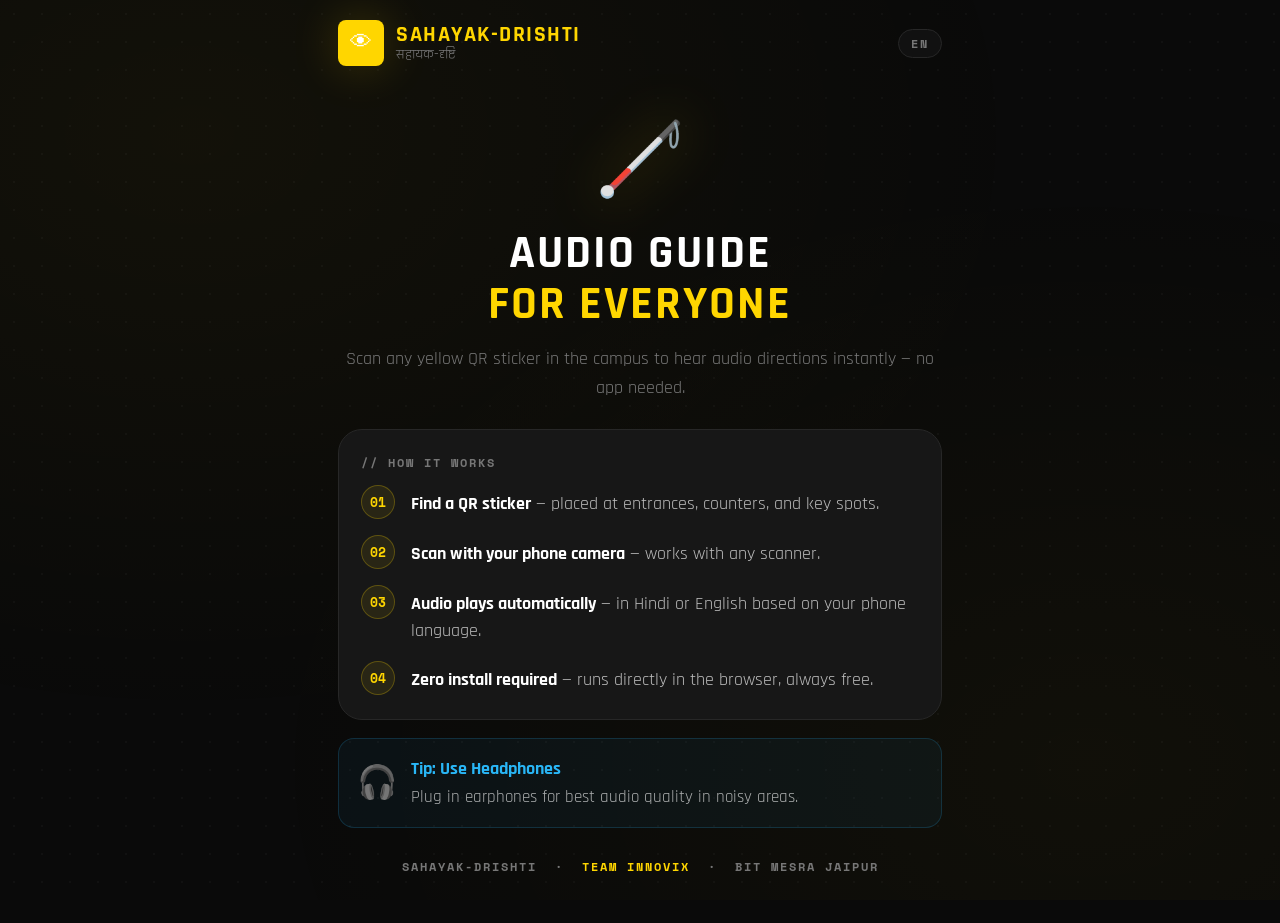
<file: index.html>
<!DOCTYPE html>
<html lang="en">
<head>
  <meta charset="UTF-8"/>
  <meta name="viewport" content="width=device-width, initial-scale=1.0, maximum-scale=1.0"/>
  <meta name="theme-color" content="#0a0a0a"/>
  <meta name="description" content="Sahayak-Drishti: Audio guidance for visually impaired users in public spaces"/>
  <meta name="apple-mobile-web-app-capable" content="yes"/>
  <meta name="apple-mobile-web-app-status-bar-style" content="black"/>
  <title>Sahayak-Drishti | सहायक-दृष्टि</title>
  <link rel="manifest" href="manifest.json"/>
  <link rel="preconnect" href="https://fonts.googleapis.com"/>
  <link rel="preconnect" href="https://fonts.gstatic.com" crossorigin/>
  <link href="https://fonts.googleapis.com/css2?family=Rajdhani:wght@400;500;600;700&family=Noto+Sans+Devanagari:wght@400;600;700&family=Space+Mono:wght@400;700&display=swap" rel="stylesheet"/>
  <link rel="stylesheet" href="style.css"/>
</head>
<body>

<div id="app" role="main">

  <!-- ─── HEADER ─────────────────────────────────── -->
  <header class="app-header" role="banner">
    <div class="logo-group">
      <div class="logo-icon" aria-hidden="true">👁</div>
      <div class="logo-text">
        <span class="name-en">Sahayak-Drishti</span>
        <span class="name-hi">सहायक-दृष्टि</span>
      </div>
    </div>
    <span class="lang-badge" id="lang-badge" aria-live="polite">EN</span>
  </header>

  <!-- ─── LOADING ──────────────────────────────────── -->
  <section id="loading-screen" aria-label="Loading" role="status">
    <div class="loader-ring" aria-hidden="true"></div>
    <p class="loader-text">Loading guidance...</p>
  </section>

  <!-- ─── HOME (no ?loc= param) ────────────────────── -->
  <section id="home-screen" style="display:none" role="region" aria-label="Home">
    <div class="home-hero">
      <span class="big-icon" aria-hidden="true">🦯</span>
      <h1>Audio Guide<br/><span>For Everyone</span></h1>
      <p class="tagline">Scan any yellow QR sticker in the campus to hear audio directions instantly — no app needed.</p>
    </div>
    <div class="steps-card">
      <span class="mono-label">// HOW IT WORKS</span>
      <div class="step-list">
        <div class="step-item"><div class="step-num">01</div><div class="step-text"><strong>Find a QR sticker</strong> — placed at entrances, counters, and key spots.</div></div>
        <div class="step-item"><div class="step-num">02</div><div class="step-text"><strong>Scan with your phone camera</strong> — works with any scanner.</div></div>
        <div class="step-item"><div class="step-num">03</div><div class="step-text"><strong>Audio plays automatically</strong> — in Hindi or English based on your phone language.</div></div>
        <div class="step-item"><div class="step-num">04</div><div class="step-text"><strong>Zero install required</strong> — runs directly in the browser, always free.</div></div>
      </div>
    </div>
    <div class="notice-card">
      <span class="notice-icon" aria-hidden="true">🎧</span>
      <div class="notice-text"><strong>Tip: Use Headphones</strong>Plug in earphones for best audio quality in noisy areas.</div>
    </div>
  </section>

  <!-- ─── ERROR ────────────────────────────────────── -->
  <section id="error-screen" style="display:none" role="alert" aria-live="assertive">
    <span class="error-icon" aria-hidden="true">⚠️</span>
    <h2 class="error-title">Location Not Found</h2>
    <p class="error-sub" id="error-message">This QR code is not recognized. Please scan a valid Sahayak-Drishti sticker.</p>
    <a href="index.html" class="btn btn-outline" style="margin-top:24px;text-decoration:none">← Go Home</a>
  </section>

  <!-- ─── GUIDANCE ──────────────────────────────────── -->
  <section id="guidance-screen" style="display:none" role="region" aria-label="Audio Guidance">

    <div class="location-badge" role="status">
      <div class="loc-dot" aria-hidden="true"></div>
      <span class="mono-label" id="loc-key-label">—</span>
    </div>

    <div class="audio-card">
      <div class="card-top-row">
        <span class="headphone-emoji" aria-hidden="true">🎧</span>
        <div class="status-chip" id="status-chip" role="status" aria-live="polite">
          <div class="status-dot"></div>
          <span id="status-text">Ready</span>
        </div>
      </div>

      <h1 class="loc-title-en" id="loc-title-en"></h1>
      <p class="loc-title-hi" id="loc-title-hi" lang="hi"></p>

      <div class="progress-wrap" role="progressbar" aria-valuenow="0" aria-valuemin="0" aria-valuemax="100">
        <div class="progress-fill" id="progress-fill"></div>
      </div>

      <div class="waveform" id="waveform" aria-hidden="true">
        <div class="wb"></div><div class="wb"></div><div class="wb"></div>
        <div class="wb"></div><div class="wb"></div><div class="wb"></div>
        <div class="wb"></div><div class="wb"></div><div class="wb"></div>
        <div class="wb"></div><div class="wb"></div><div class="wb"></div>
      </div>

      <div class="script-box" id="script-box" role="article">
        <p id="script-text">Tap Play to hear audio directions for this location.</p>
      </div>

      <div class="btn-row" role="group" aria-label="Playback controls">
        <button class="btn btn-play" id="btn-play" onclick="handlePlay()" aria-label="Play audio">
          <span aria-hidden="true" id="play-icon">▶</span>
          <span id="play-label">PLAY</span>
        </button>
        <button class="btn btn-secondary" id="btn-pause" onclick="handlePause()" aria-label="Pause">
          <span aria-hidden="true">⏸</span>
        </button>
        <button class="btn btn-secondary" id="btn-stop" onclick="handleStop()" aria-label="Stop">
          <span aria-hidden="true">⏹</span>
        </button>
      </div>
    </div>

    <div class="control-card">
      <span class="mono-label">// SELECT LANGUAGE / भाषा चुनें</span>
      <div class="lang-row" role="group" aria-label="Language">
        <button class="lang-btn active" id="btn-lang-en" onclick="switchLang('en')" aria-pressed="true">
          English<span class="lang-sub">अंग्रेज़ी</span>
        </button>
        <button class="lang-btn" id="btn-lang-hi" onclick="switchLang('hi')" aria-pressed="false">
          हिन्दी<span class="lang-sub">Hindi</span>
        </button>
      </div>
    </div>

    <div class="control-card">
      <div class="speed-label-row">
        <span class="mono-label">// SPEECH SPEED</span>
        <span class="mono-label speed-val" id="speed-display">1.0×</span>
      </div>
      <div class="speed-row" role="group" aria-label="Speed">
        <button class="speed-btn" onclick="setSpeed(0.7)" data-speed="0.7">0.7×<span class="lang-sub">Slow</span></button>
        <button class="speed-btn active" onclick="setSpeed(1.0)" data-speed="1.0">1.0×<span class="lang-sub">Normal</span></button>
        <button class="speed-btn" onclick="setSpeed(1.3)" data-speed="1.3">1.3×<span class="lang-sub">Fast</span></button>
        <button class="speed-btn" onclick="setSpeed(1.6)" data-speed="1.6">1.6×<span class="lang-sub">Faster</span></button>
      </div>
    </div>

    <div class="notice-card">
      <span class="notice-icon" aria-hidden="true">🎧</span>
      <div class="notice-text">
        <strong>Use Headphones</strong>
        For clear audio in busy public areas, connect earphones before playing.
      </div>
    </div>

    <!-- ─── NAVIGATE BUTTON ──────────────────────────── -->
    <a href="navigate.html" style="display:flex;align-items:center;justify-content:space-between;background:#141414;border:1px solid #2a2a2a;border-radius:8px;padding:16px;text-decoration:none;color:#f0f0f0;margin-bottom:16px;">
      <div>
        <div style="font-family:'Rajdhani',sans-serif;font-size:17px;font-weight:700;letter-spacing:1px;">🗺 NAVIGATE CAMPUS</div>
        <div style="font-family:'Space Mono',monospace;font-size:10px;color:#666;margin-top:4px;">किसी और जगह जाना है?</div>
      </div>
      <span style="color:#FFD600;font-size:20px;">→</span>
    </a>

  </section>

  <!-- ─── FOOTER ───────────────────────────────────── -->
  <footer class="app-footer" role="contentinfo">
    <p class="mono-label">SAHAYAK-DRISHTI &nbsp;·&nbsp; <span>TEAM INNOVIX</span> &nbsp;·&nbsp; BIT MESRA JAIPUR</p>
  </footer>

</div>

<script src="app.js"></script>
</body>
</html>
</file>
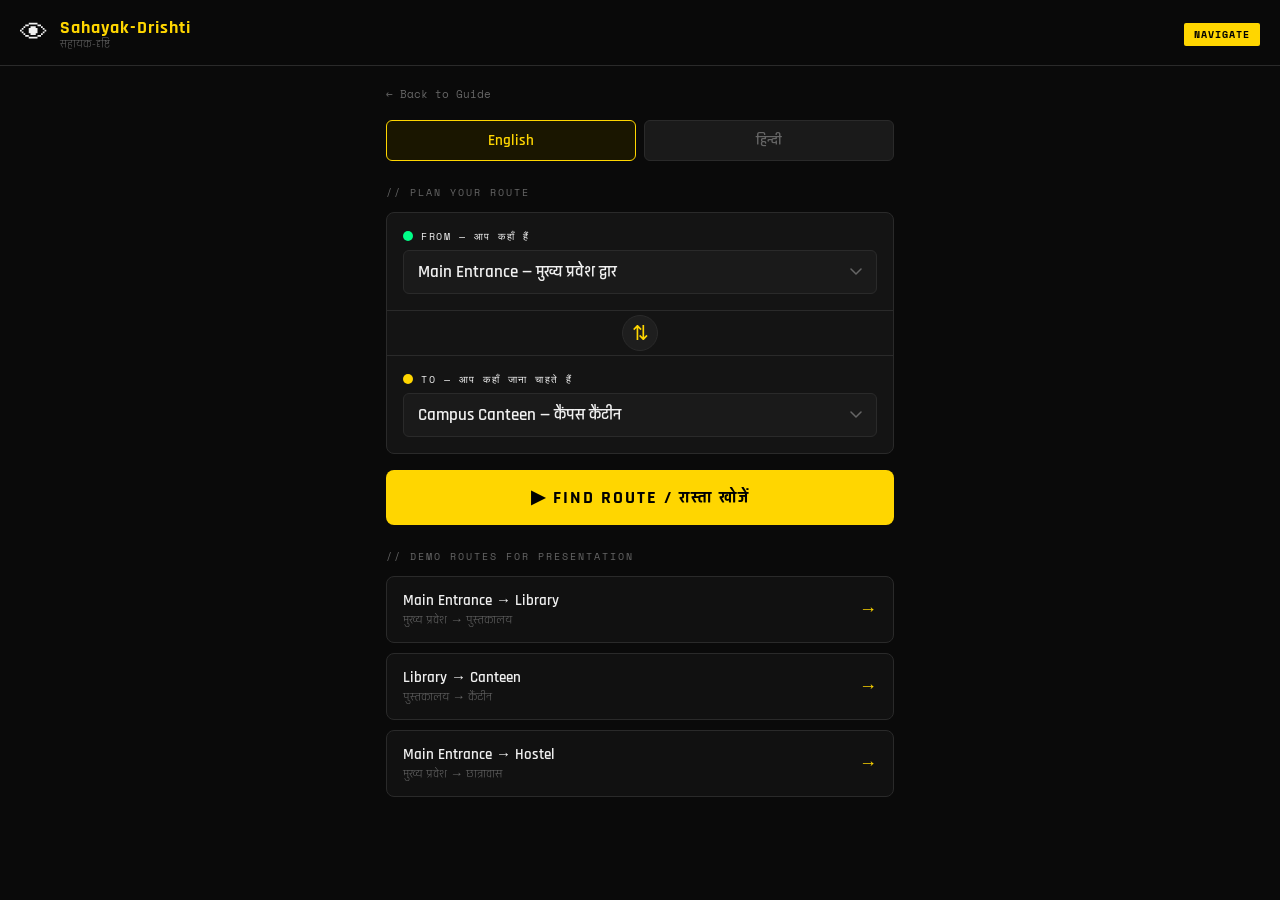
<file: navigate.html>
<!DOCTYPE html>
<html lang="en">
<head>
  <meta charset="UTF-8"/>
  <meta name="viewport" content="width=device-width, initial-scale=1.0, maximum-scale=1.0"/>
  <meta name="theme-color" content="#0a0a0a"/>
  <title>Navigate — Sahayak-Drishti</title>
  <link rel="preconnect" href="https://fonts.googleapis.com"/>
  <link href="https://fonts.googleapis.com/css2?family=Rajdhani:wght@400;500;600;700&family=Space+Mono:wght@400;700&family=Noto+Sans+Devanagari:wght@400;600&display=swap" rel="stylesheet"/>
  <style>
    :root {
      --yellow: #FFD600;
      --bg:     #0a0a0a;
      --card:   #141414;
      --border: #2a2a2a;
      --text:   #f0f0f0;
      --muted:  #666;
      --green:  #00ff88;
      --red:    #ff4444;
    }

    * { box-sizing: border-box; margin: 0; padding: 0; }

    body {
      background: var(--bg);
      color: var(--text);
      font-family: 'Rajdhani', sans-serif;
      min-height: 100vh;
      padding-bottom: 48px;
    }

    /* ── HEADER ── */
    .app-header {
      display: flex;
      align-items: center;
      justify-content: space-between;
      padding: 18px 20px 14px;
      border-bottom: 1px solid var(--border);
      position: sticky; top: 0;
      background: rgba(10,10,10,0.96);
      backdrop-filter: blur(8px);
      z-index: 10;
    }
    .logo-group { display: flex; align-items: center; gap: 12px; }
    .logo-icon  { font-size: 28px; line-height: 1; }
    .logo-text  { display: flex; flex-direction: column; line-height: 1.1; }
    .name-en    { font-size: 18px; font-weight: 700; letter-spacing: 1px; color: var(--yellow); }
    .name-hi    { font-size: 12px; color: var(--muted); }
    .nav-badge  {
      font-family: 'Space Mono', monospace;
      font-size: 10px;
      background: var(--yellow);
      color: #000;
      padding: 4px 10px;
      border-radius: 2px;
      font-weight: 700;
      letter-spacing: 1px;
    }

    /* ── MAIN ── */
    .main { max-width: 540px; margin: 0 auto; padding: 0 16px; }

    /* ── SECTION TITLE ── */
    .section-label {
      font-family: 'Space Mono', monospace;
      font-size: 10px;
      color: var(--muted);
      letter-spacing: 2px;
      padding: 24px 0 12px;
    }

    /* ── PICKER CARD ── */
    .picker-card {
      background: var(--card);
      border: 1px solid var(--border);
      border-radius: 8px;
      overflow: hidden;
    }

    .picker-row {
      padding: 16px;
      display: flex;
      flex-direction: column;
      gap: 6px;
      border-bottom: 1px solid var(--border);
    }
    .picker-row:last-child { border-bottom: none; }

    .picker-label {
      font-family: 'Space Mono', monospace;
      font-size: 10px;
      letter-spacing: 1.5px;
      display: flex;
      align-items: center;
      gap: 8px;
    }
    .dot-from { width: 10px; height: 10px; border-radius: 50%; background: var(--green); flex-shrink: 0; }
    .dot-to   { width: 10px; height: 10px; border-radius: 50%; background: var(--yellow); flex-shrink: 0; }

    .picker-select {
      background: #1a1a1a;
      border: 1px solid var(--border);
      color: var(--text);
      font-family: 'Rajdhani', sans-serif;
      font-size: 17px;
      font-weight: 600;
      padding: 10px 14px;
      border-radius: 6px;
      width: 100%;
      appearance: none;
      -webkit-appearance: none;
      background-image: url("data:image/svg+xml,%3Csvg xmlns='http://www.w3.org/2000/svg' width='12' height='8' viewBox='0 0 12 8'%3E%3Cpath d='M1 1l5 5 5-5' stroke='%23666' stroke-width='1.5' fill='none' stroke-linecap='round'/%3E%3C/svg%3E");
      background-repeat: no-repeat;
      background-position: right 14px center;
      cursor: pointer;
    }
    .picker-select:focus { outline: none; border-color: var(--yellow); }

    /* swap button */
    .swap-row {
      display: flex;
      justify-content: center;
      padding: 4px 0;
      background: var(--card);
      border-bottom: 1px solid var(--border);
    }
    .btn-swap {
      background: #1e1e1e;
      border: 1px solid var(--border);
      color: var(--yellow);
      font-size: 20px;
      width: 36px; height: 36px;
      border-radius: 50%;
      cursor: pointer;
      display: flex; align-items: center; justify-content: center;
      transition: background 0.15s;
    }
    .btn-swap:hover { background: #2a2a2a; }

    /* ── ROUTE BUTTON ── */
    .btn-route {
      width: 100%;
      background: var(--yellow);
      color: #000;
      font-family: 'Rajdhani', sans-serif;
      font-size: 18px;
      font-weight: 700;
      letter-spacing: 2px;
      padding: 16px;
      border: none;
      border-radius: 8px;
      margin-top: 16px;
      cursor: pointer;
      transition: opacity 0.15s, transform 0.1s;
    }
    .btn-route:active { transform: scale(0.98); }
    .btn-route:disabled { opacity: 0.35; cursor: not-allowed; }

    /* ── RESULT CARD ── */
    .result-card {
      background: var(--card);
      border: 1px solid var(--border);
      border-radius: 8px;
      margin-top: 4px;
      overflow: hidden;
      display: none;
    }
    .result-card.visible { display: block; }

    .result-header {
      padding: 16px;
      border-bottom: 1px solid var(--border);
      display: flex;
      align-items: center;
      justify-content: space-between;
    }
    .result-title {
      font-size: 13px;
      font-weight: 700;
      letter-spacing: 1px;
      color: var(--yellow);
    }
    .result-meta {
      font-family: 'Space Mono', monospace;
      font-size: 10px;
      color: var(--muted);
    }

    /* route steps */
    .steps-list {
      padding: 8px 0;
    }
    .step-item {
      display: flex;
      align-items: flex-start;
      gap: 14px;
      padding: 14px 16px;
      border-bottom: 1px solid #1a1a1a;
      animation: fadeUp 0.3s ease both;
    }
    .step-item:last-child { border-bottom: none; }

    @keyframes fadeUp {
      from { opacity: 0; transform: translateY(8px); }
      to   { opacity: 1; transform: translateY(0); }
    }

    .step-num-badge {
      background: #1e1e1e;
      border: 1px solid var(--border);
      color: var(--yellow);
      font-family: 'Space Mono', monospace;
      font-size: 11px;
      font-weight: 700;
      min-width: 32px; height: 32px;
      border-radius: 4px;
      display: flex; align-items: center; justify-content: center;
      flex-shrink: 0;
      margin-top: 2px;
    }
    .step-num-badge.start { background: var(--green); color: #000; border-color: var(--green); }
    .step-num-badge.end   { background: var(--yellow); color: #000; border-color: var(--yellow); }

    .step-body { flex: 1; }
    .step-action {
      font-size: 16px;
      font-weight: 600;
      line-height: 1.3;
    }
    .step-detail {
      font-family: 'Space Mono', monospace;
      font-size: 10px;
      color: var(--muted);
      margin-top: 4px;
    }
    .step-hi {
      font-family: 'Noto Sans Devanagari', sans-serif;
      font-size: 13px;
      color: #888;
      margin-top: 3px;
    }

    /* connector line */
    .connector {
      display: flex;
      align-items: center;
      gap: 14px;
      padding: 0 16px;
    }
    .connector-line-wrap {
      display: flex;
      flex-direction: column;
      align-items: center;
      min-width: 32px;
    }
    .connector-line {
      width: 2px;
      height: 20px;
      background: var(--border);
    }

    /* audio controls */
    .audio-bar {
      padding: 14px 16px;
      border-top: 1px solid var(--border);
      display: flex;
      gap: 10px;
      align-items: center;
    }
    .btn-speak {
      flex: 1;
      background: #1a1a1a;
      border: 1px solid var(--border);
      color: var(--text);
      font-family: 'Rajdhani', sans-serif;
      font-size: 15px;
      font-weight: 600;
      letter-spacing: 1px;
      padding: 12px;
      border-radius: 6px;
      cursor: pointer;
      display: flex;
      align-items: center;
      justify-content: center;
      gap: 8px;
      transition: border-color 0.15s;
    }
    .btn-speak:hover  { border-color: var(--yellow); }
    .btn-speak.active { border-color: var(--green); color: var(--green); }
    .btn-speak-stop {
      background: #1a1a1a;
      border: 1px solid var(--border);
      color: var(--red);
      font-size: 18px;
      width: 44px; height: 44px;
      border-radius: 6px;
      cursor: pointer;
      display: flex; align-items: center; justify-content: center;
    }

    /* lang toggle */
    .lang-toggle {
      display: flex;
      gap: 8px;
      margin-top: 16px;
    }
    .lang-btn {
      flex: 1;
      background: #1a1a1a;
      border: 1px solid var(--border);
      color: var(--muted);
      font-family: 'Rajdhani', sans-serif;
      font-size: 15px;
      font-weight: 600;
      padding: 10px;
      border-radius: 6px;
      cursor: pointer;
      transition: all 0.15s;
    }
    .lang-btn.active {
      border-color: var(--yellow);
      color: var(--yellow);
      background: #1a1600;
    }

    /* demo routes */
    .demo-grid {
      display: flex;
      flex-direction: column;
      gap: 10px;
    }
    .demo-btn {
      background: #111;
      border: 1px solid var(--border);
      color: var(--text);
      font-family: 'Rajdhani', sans-serif;
      font-size: 15px;
      font-weight: 600;
      padding: 14px 16px;
      border-radius: 8px;
      cursor: pointer;
      text-align: left;
      display: flex;
      align-items: center;
      justify-content: space-between;
      transition: border-color 0.15s;
    }
    .demo-btn:hover { border-color: var(--yellow); }
    .demo-btn .arrow { color: var(--yellow); font-size: 18px; }
    .demo-route-label { font-size: 13px; color: var(--muted); margin-top: 2px; font-weight: 400; }

    /* back link */
    .back-link {
      display: inline-flex;
      align-items: center;
      gap: 6px;
      color: var(--muted);
      font-family: 'Space Mono', monospace;
      font-size: 11px;
      text-decoration: none;
      padding: 20px 0 0;
    }
    .back-link:hover { color: var(--yellow); }

    /* status chip */
    .status-chip {
      display: inline-flex;
      align-items: center;
      gap: 6px;
      font-family: 'Space Mono', monospace;
      font-size: 10px;
      padding: 4px 10px;
      border-radius: 2px;
      border: 1px solid var(--border);
    }
    .status-dot { width: 6px; height: 6px; border-radius: 50%; background: var(--green); }
    .status-dot.speaking { animation: pulse 0.8s infinite; background: var(--green); }
    @keyframes pulse { 0%,100% { opacity: 1; } 50% { opacity: 0.3; } }

    /* no route */
    .no-route {
      padding: 32px 16px;
      text-align: center;
      color: var(--muted);
      font-size: 14px;
    }

    /* total steps pill */
    .total-pill {
      display: inline-flex;
      align-items: center;
      gap: 6px;
      background: #1a1600;
      border: 1px solid var(--yellow);
      color: var(--yellow);
      font-family: 'Space Mono', monospace;
      font-size: 11px;
      padding: 5px 12px;
      border-radius: 20px;
      margin: 12px 16px;
    }
  </style>
</head>
<body>

<!-- HEADER -->
<header class="app-header">
  <div class="logo-group">
    <div class="logo-icon">👁</div>
    <div class="logo-text">
      <span class="name-en">Sahayak-Drishti</span>
      <span class="name-hi">सहायक-दृष्टि</span>
    </div>
  </div>
  <span class="nav-badge">NAVIGATE</span>
</header>

<div class="main">

  <a href="index.html" class="back-link">← Back to Guide</a>

  <!-- LANG TOGGLE -->
  <div class="lang-toggle">
    <button class="lang-btn active" id="btn-en" onclick="setLang('en')">English</button>
    <button class="lang-btn"        id="btn-hi" onclick="setLang('hi')">हिन्दी</button>
  </div>

  <!-- ROUTE PICKER -->
  <p class="section-label">// PLAN YOUR ROUTE</p>

  <div class="picker-card">
    <div class="picker-row">
      <span class="picker-label"><span class="dot-from"></span> FROM — आप कहाँ हैं</span>
      <select class="picker-select" id="sel-from"></select>
    </div>
    <div class="swap-row">
      <button class="btn-swap" onclick="swapLocations()" title="Swap">⇅</button>
    </div>
    <div class="picker-row">
      <span class="picker-label"><span class="dot-to"></span> TO — आप कहाँ जाना चाहते हैं</span>
      <select class="picker-select" id="sel-to"></select>
    </div>
  </div>

  <button class="btn-route" id="btn-find" onclick="findRoute()">
    ▶ FIND ROUTE / रास्ता खोजें
  </button>

  <!-- RESULT -->
  <div class="result-card" id="result-card">

    <div class="result-header">
      <span class="result-title" id="result-title">ROUTE</span>
      <div class="status-chip">
        <div class="status-dot" id="status-dot"></div>
        <span id="status-text">READY</span>
      </div>
    </div>

    <div class="total-pill" id="total-pill">🚶 0 steps total</div>

    <div class="steps-list" id="steps-list"></div>

    <div class="audio-bar">
      <button class="btn-speak" id="btn-speak" onclick="speakRoute()">
        <span>🔊</span> <span id="speak-label">SPEAK ROUTE</span>
      </button>
      <button class="btn-speak-stop" onclick="stopSpeech()" title="Stop">⏹</button>
    </div>

  </div>

  <!-- DEMO ROUTES -->
  <p class="section-label">// DEMO ROUTES FOR PRESENTATION</p>
  <div class="demo-grid">
    <button class="demo-btn" onclick="loadDemo('main_entrance','library_entry')">
      <div>
        <div>Main Entrance → Library</div>
        <div class="demo-route-label">मुख्य प्रवेश → पुस्तकालय</div>
      </div>
      <span class="arrow">→</span>
    </button>
    <button class="demo-btn" onclick="loadDemo('library_entry','canteen')">
      <div>
        <div>Library → Canteen</div>
        <div class="demo-route-label">पुस्तकालय → कैंटीन</div>
      </div>
      <span class="arrow">→</span>
    </button>
    <button class="demo-btn" onclick="loadDemo('main_entrance','hostel_entry')">
      <div>
        <div>Main Entrance → Hostel</div>
        <div class="demo-route-label">मुख्य प्रवेश → छात्रावास</div>
      </div>
      <span class="arrow">→</span>
    </button>
  </div>

</div><!-- .main -->

<script>
'use strict';

// ── CAMPUS GRAPH ────────────────────────────────────────
// Based on BIT Mesra Jaipur layout:
// Entrance → (right) Admin/Main Building, (left) Admission Block → Library → Machine Lab
// Straight ahead mid-campus → (right) Ground/Sports, (left) Workshop → BAM Hall → Canteen + Hostel
// Parking at far ends

const LOCATIONS = {
  main_entrance:        { en: 'Main Entrance',                    hi: 'मुख्य प्रवेश द्वार' },
  admin_block:          { en: 'Administrative Block',             hi: 'प्रशासनिक खंड' },
  principal_office:     { en: 'Principal Office',                 hi: 'प्रधानाचार्य कार्यालय' },
  scholarship_section:  { en: 'Scholarship Section',              hi: 'छात्रवृत्ति अनुभाग' },
  exam_cell:            { en: 'Examination Cell',                 hi: 'परीक्षा प्रकोष्ठ' },
  library_entry:        { en: 'Main Library — Entry',             hi: 'मुख्य पुस्तकालय — प्रवेश' },
  library_counter:      { en: 'Library — Issue & Return Counter', hi: 'पुस्तकालय — काउंटर' },
  medical_room:         { en: 'Campus Medical Room',              hi: 'कैंपस चिकित्सा कक्ष' },
  atm:                  { en: 'Campus ATM',                       hi: 'कैंपस एटीएम' },
  sports_complex:       { en: 'Sports Complex / Ground',          hi: 'खेल परिसर / मैदान' },
  canteen:              { en: 'Campus Canteen',                   hi: 'कैंपस कैंटीन' },
  hostel_entry:         { en: 'Hostel Entry Gate',                hi: 'छात्रावास प्रवेश द्वार' },
  washroom_ground:      { en: 'Ground Floor Washroom',            hi: 'भूतल शौचालय' },
  parking_area:         { en: 'Campus Parking',                   hi: 'कैंपस पार्किंग' },
};

// Edges: [nodeA, nodeB, steps, directionFromAtoB_en, directionFromAtoB_hi]
// Bidirectional — reverse directions auto-generated
const EDGES = [
  // Entrance connections
  ['main_entrance', 'admin_block',         40,  'Turn right and walk',              'दाईं ओर मुड़ें और चलें'],
  ['main_entrance', 'library_entry',       90,  'Go straight then turn left',       'सीधे जाएं फिर बाईं ओर मुड़ें'],
  ['main_entrance', 'medical_room',        50,  'Go straight, main block right side','सीधे जाएं, मुख्य खंड दाईं ओर'],
  ['main_entrance', 'atm',                 45,  'Go straight, ATM on right wall',   'सीधे जाएं, एटीएम दाईं दीवार पर'],

  // Admin Block internal
  ['admin_block', 'principal_office',      30,  'Enter building, take stairs to First Floor', 'इमारत में प्रवेश करें, पहली मंजिल के लिए सीढ़ियाँ लें'],
  ['admin_block', 'scholarship_section',   15,  'Enter building, ground floor left', 'इमारत में प्रवेश करें, भूतल बाईं ओर'],
  ['admin_block', 'exam_cell',             40,  'Enter building, take stairs to Second Floor', 'इमारत में प्रवेश करें, दूसरी मंजिल के लिए सीढ़ियाँ लें'],
  ['admin_block', 'washroom_ground',       10,  'Turn right inside building',       'इमारत के अंदर दाईं ओर मुड़ें'],
  ['admin_block', 'atm',                   20,  'Walk to the building exterior wall','इमारत की बाहरी दीवार की ओर चलें'],

  // Library internal
  ['library_entry', 'library_counter',     10,  'Enter, counter is straight ahead', 'प्रवेश करें, काउंटर सीधे आगे है'],

  // Mid-campus connections (left side path)
  ['library_entry', 'sports_complex',     120,  'Continue straight along left path', 'बाईं ओर के रास्ते से सीधे चलते रहें'],
  ['library_entry', 'canteen',            200,  'Go straight along left side to end of campus', 'बाईं ओर सीधे कैंपस के अंत तक चलें'],

  // Mid-campus right side
  ['admin_block',   'sports_complex',     100,  'Walk straight, ground is on your right past mid-campus', 'सीधे चलें, मैदान कैंपस के बीच में दाईं ओर है'],
  ['medical_room',  'sports_complex',      70,  'Continue straight along right path', 'दाईं ओर के रास्ते से सीधे चलते रहें'],

  // Far end of campus
  ['sports_complex', 'hostel_entry',       80,  'Continue straight, hostel gate ahead center-right', 'सीधे चलें, छात्रावास गेट आगे केंद्र-दाईं ओर'],
  ['sports_complex', 'canteen',            80,  'Cross to left side at mid-campus',  'कैंपस के बीच में बाईं ओर पार करें'],
  ['canteen',        'hostel_entry',       60,  'Walk right from canteen',           'कैंटीन से दाईं ओर चलें'],
  ['hostel_entry',   'parking_area',       80,  'Continue to campus far end',        'कैंपस के दूर छोर की ओर चलें'],
  ['canteen',        'parking_area',       50,  'Walk to campus far left end',       'कैंपस के दूर बाईं छोर की ओर चलें'],
];

// ── REVERSE DIRECTIONS ──────────────────────────────────
const REVERSE_DIR = {
  'Turn right and walk':                        'Turn left and walk',
  'Go straight then turn left':                 'Go straight then turn right',
  'Go straight, main block right side':         'Turn around, main building on left',
  'Go straight, ATM on right wall':             'Turn around, ATM behind you',
  'Enter building, take stairs to First Floor': 'Exit building, take stairs down',
  'Enter building, ground floor left':          'Exit building, turn right',
  'Enter building, take stairs to Second Floor':'Exit building, take stairs down twice',
  'Turn right inside building':                 'Turn left inside building',
  'Walk to the building exterior wall':         'Walk back to building entrance',
  'Enter, counter is straight ahead':           'Exit library, main door behind you',
  'Continue straight along left path':          'Turn around, walk along right path',
  'Go straight along left side to end of campus':'Turn around, walk back along right side',
  'Walk straight, ground is on your right past mid-campus': 'Walk back, admin block ahead',
  'Continue straight along right path':         'Turn around, walk along left path',
  'Continue straight, hostel gate ahead center-right': 'Walk back toward sports ground',
  'Cross to left side at mid-campus':           'Cross to right side at mid-campus',
  'Walk right from canteen':                    'Walk left toward canteen',
  'Continue to campus far end':                 'Walk back toward campus entrance',
  'Walk to campus far left end':                'Walk back along right side to entrance',
};
const REVERSE_DIR_HI = {
  'दाईं ओर मुड़ें और चलें':               'बाईं ओर मुड़ें और चलें',
  'सीधे जाएं फिर बाईं ओर मुड़ें':        'सीधे जाएं फिर दाईं ओर मुड़ें',
  'सीधे जाएं, मुख्य खंड दाईं ओर':        'पीछे मुड़ें, मुख्य भवन बाईं ओर',
  'सीधे जाएं, एटीएम दाईं दीवार पर':     'पीछे मुड़ें, एटीएम आपके पीछे',
  'इमारत में प्रवेश करें, पहली मंजिल के लिए सीढ़ियाँ लें': 'इमारत से बाहर निकलें, सीढ़ियाँ नीचे लें',
  'इमारत में प्रवेश करें, भूतल बाईं ओर': 'इमारत से बाहर निकलें, दाईं ओर मुड़ें',
  'इमारत में प्रवेश करें, दूसरी मंजिल के लिए सीढ़ियाँ लें': 'इमारत से बाहर निकलें, सीढ़ियाँ दो बार नीचे लें',
  'इमारत के अंदर दाईं ओर मुड़ें':       'इमारत के अंदर बाईं ओर मुड़ें',
  'इमारत की बाहरी दीवार की ओर चलें':    'वापस इमारत के प्रवेश द्वार की ओर चलें',
  'प्रवेश करें, काउंटर सीधे आगे है':    'पुस्तकालय से बाहर निकलें',
  'बाईं ओर के रास्ते से सीधे चलते रहें':'पलटें और दाईं ओर के रास्ते से चलें',
  'बाईं ओर सीधे कैंपस के अंत तक चलें': 'पलटें और दाईं ओर वापस चलें',
  'सीधे चलें, मैदान कैंपस के बीच में दाईं ओर है': 'वापस चलें, प्रशासनिक खंड आगे',
  'दाईं ओर के रास्ते से सीधे चलते रहें':'पलटें और बाईं ओर के रास्ते से चलें',
  'सीधे चलें, छात्रावास गेट आगे केंद्र-दाईं ओर': 'वापस खेल मैदान की ओर चलें',
  'कैंपस के बीच में बाईं ओर पार करें':  'कैंपस के बीच में दाईं ओर पार करें',
  'कैंटीन से दाईं ओर चलें':             'बाईं ओर कैंटीन की ओर चलें',
  'कैंपस के दूर छोर की ओर चलें':        'वापस कैंपस प्रवेश की ओर चलें',
  'कैंपस के दूर बाईं छोर की ओर चलें':  'दाईं ओर वापस प्रवेश की ओर चलें',
};

// ── BUILD ADJACENCY LIST ────────────────────────────────
const graph = {};
Object.keys(LOCATIONS).forEach(k => { graph[k] = []; });

EDGES.forEach(([a, b, steps, dirAB, dirAB_hi]) => {
  const dirBA    = REVERSE_DIR[dirAB]    || dirAB;
  const dirBA_hi = REVERSE_DIR_HI[dirAB_hi] || dirAB_hi;
  graph[a].push({ to: b, steps, dir: dirAB,  dir_hi: dirAB_hi });
  graph[b].push({ to: a, steps, dir: dirBA,  dir_hi: dirBA_hi });
});

// ── DIJKSTRA ────────────────────────────────────────────
function dijkstra(start, end) {
  if (start === end) return { path: [start], totalSteps: 0, edges: [] };

  const dist  = {};
  const prev  = {};
  const edge  = {};
  const visited = new Set();

  Object.keys(LOCATIONS).forEach(k => { dist[k] = Infinity; });
  dist[start] = 0;

  const queue = [start];

  while (queue.length) {
    // Simple min-pick (good enough for 14 nodes)
    queue.sort((a, b) => dist[a] - dist[b]);
    const u = queue.shift();
    if (visited.has(u)) continue;
    visited.add(u);

    for (const neighbor of graph[u]) {
      const alt = dist[u] + neighbor.steps;
      if (alt < dist[neighbor.to]) {
        dist[neighbor.to] = alt;
        prev[neighbor.to] = u;
        edge[neighbor.to] = neighbor;
        if (!visited.has(neighbor.to)) queue.push(neighbor.to);
      }
    }
  }

  if (dist[end] === Infinity) return null; // no path

  // Reconstruct path
  const path = [];
  const edges = [];
  let cur = end;
  while (cur !== start) {
    path.unshift(cur);
    edges.unshift(edge[cur]);
    cur = prev[cur];
  }
  path.unshift(start);

  return { path, totalSteps: dist[end], edges };
}

// ── STATE ───────────────────────────────────────────────
let currentLang = 'en';
let currentRoute = null;
let speaking = false;

// ── INIT ────────────────────────────────────────────────
document.addEventListener('DOMContentLoaded', () => {
  populateSelects();
  // Default to home screen loc if came from QR
  const params = new URLSearchParams(window.location.search);
  const from = params.get('from');
  const to   = params.get('to');
  if (from && LOCATIONS[from]) document.getElementById('sel-from').value = from;
  if (to   && LOCATIONS[to])   document.getElementById('sel-to').value   = to;
  if (from && to) findRoute();
});

function populateSelects() {
  const selFrom = document.getElementById('sel-from');
  const selTo   = document.getElementById('sel-to');
  Object.entries(LOCATIONS).forEach(([key, loc]) => {
    const optA = new Option(`${loc.en} — ${loc.hi}`, key);
    const optB = new Option(`${loc.en} — ${loc.hi}`, key);
    selFrom.appendChild(optA);
    selTo.appendChild(optB);
  });
  selTo.value = 'canteen'; // sensible default
}

// ── SWAP ────────────────────────────────────────────────
function swapLocations() {
  const selFrom = document.getElementById('sel-from');
  const selTo   = document.getElementById('sel-to');
  const tmp = selFrom.value;
  selFrom.value = selTo.value;
  selTo.value = tmp;
}

// ── LANG ────────────────────────────────────────────────
function setLang(lang) {
  currentLang = lang;
  document.getElementById('btn-en').classList.toggle('active', lang === 'en');
  document.getElementById('btn-hi').classList.toggle('active', lang === 'hi');
  if (currentRoute) renderResult(currentRoute);
}

// ── DEMO LOADER ─────────────────────────────────────────
function loadDemo(from, to) {
  document.getElementById('sel-from').value = from;
  document.getElementById('sel-to').value   = to;
  findRoute();
  document.getElementById('result-card').scrollIntoView({ behavior: 'smooth', block: 'start' });
}

// ── FIND ROUTE ──────────────────────────────────────────
function findRoute() {
  stopSpeech();
  const from = document.getElementById('sel-from').value;
  const to   = document.getElementById('sel-to').value;

  if (from === to) {
    alert('You are already at this location!');
    return;
  }

  const result = dijkstra(from, to);
  currentRoute = result ? { ...result, from, to } : null;
  renderResult(currentRoute);
}

// ── RENDER ──────────────────────────────────────────────
function renderResult(route) {
  const card = document.getElementById('result-card');
  card.classList.add('visible');

  if (!route) {
    document.getElementById('steps-list').innerHTML =
      '<div class="no-route">⚠ No direct route found between these locations.</div>';
    document.getElementById('total-pill').textContent = '';
    return;
  }

  const L = LOCATIONS;
  const lang = currentLang;

  // Title
  document.getElementById('result-title').textContent =
    `${L[route.from][lang]} → ${L[route.to][lang]}`;

  // Total steps
  document.getElementById('total-pill').innerHTML =
    `🚶 <strong>${route.totalSteps}</strong> steps total &nbsp;·&nbsp; ~${Math.ceil(route.totalSteps / 80)} min walk`;

  // Build step items
  const list = document.getElementById('steps-list');
  list.innerHTML = '';

  route.path.forEach((locKey, i) => {
    // Location node
    const item = document.createElement('div');
    item.className = 'step-item';
    item.style.animationDelay = `${i * 60}ms`;

    const badge = document.createElement('div');
    badge.className = 'step-num-badge' +
      (i === 0 ? ' start' : i === route.path.length - 1 ? ' end' : '');
    badge.textContent = i === 0 ? '▶' : i === route.path.length - 1 ? '★' : String(i);

    const body = document.createElement('div');
    body.className = 'step-body';

    const action = document.createElement('div');
    action.className = 'step-action';
    action.textContent = L[locKey][lang] || L[locKey]['en'];

    const detail = document.createElement('div');
    detail.className = 'step-detail';
    detail.textContent = i === 0
      ? (lang === 'hi' ? 'यहाँ से शुरू करें' : 'START HERE')
      : i === route.path.length - 1
        ? (lang === 'hi' ? 'आप पहुँच गए!' : 'YOU HAVE ARRIVED')
        : '';

    body.appendChild(action);
    body.appendChild(detail);
    item.appendChild(badge);
    item.appendChild(body);
    list.appendChild(item);

    // Arrow + instruction to next node
    if (i < route.edges.length) {
      const edgeData = route.edges[i];
      const conn = document.createElement('div');
      conn.className = 'step-item';
      conn.style.animationDelay = `${i * 60 + 30}ms`;
      conn.style.opacity = '0.75';

      const arrowBadge = document.createElement('div');
      arrowBadge.className = 'step-num-badge';
      arrowBadge.style.background = 'transparent';
      arrowBadge.style.border = '1px dashed #333';
      arrowBadge.style.color = '#555';
      arrowBadge.textContent = '↓';

      const connBody = document.createElement('div');
      connBody.className = 'step-body';

      const connAction = document.createElement('div');
      connAction.className = 'step-action';
      connAction.style.fontSize = '14px';
      connAction.style.color = '#aaa';
      connAction.textContent = lang === 'hi' ? edgeData.dir_hi : edgeData.dir;

      const connDetail = document.createElement('div');
      connDetail.className = 'step-detail';
      connDetail.textContent = `${edgeData.steps} steps`;

      connBody.appendChild(connAction);
      connBody.appendChild(connDetail);
      conn.appendChild(arrowBadge);
      conn.appendChild(connBody);
      list.appendChild(conn);
    }
  });

  // Status
  setStatus('ready');
}

// ── SPEECH ──────────────────────────────────────────────
function buildSpeechScript(route) {
  if (!route) return '';
  const L = LOCATIONS;
  const lang = currentLang;
  const isHi = lang === 'hi';

  const from = L[route.from][lang];
  const to   = L[route.to][lang];

  let script = isHi
    ? `${from} से ${to} तक का रास्ता। कुल ${route.totalSteps} कदम। `
    : `Route from ${from} to ${to}. Total ${route.totalSteps} steps. `;

  route.edges.forEach((edge, i) => {
    const nextLoc = L[route.path[i + 1]][lang];
    const dir     = isHi ? edge.dir_hi : edge.dir;
    script += isHi
      ? `चरण ${i + 1}: ${dir}, ${edge.steps} कदम, ${nextLoc} पहुँचें। `
      : `Step ${i + 1}: ${dir}, ${edge.steps} steps to ${nextLoc}. `;
  });

  script += isHi ? 'आप अपने गंतव्य पर पहुँच गए हैं।' : 'You have arrived at your destination.';
  return script;
}

function speakRoute() {
  const voices = speechSynthesis.getVoices();
  if (voices.length === 0) {
    speechSynthesis.onvoiceschanged = () => {
      speechSynthesis.onvoiceschanged = null;
      speakRoute();
    };
    return;
  }

  stopSpeech();
  if (!currentRoute) return;

  const script = buildSpeechScript(currentRoute);
  const utterance = new SpeechSynthesisUtterance(script);
  utterance.lang   = currentLang === 'hi' ? 'hi-IN' : 'en-IN';
  utterance.rate   = 0.95;
  utterance.pitch  = 1.0;
  utterance.volume = 1.0;

  const preferred = voices.find(v => v.lang === utterance.lang)
                 || voices.find(v => v.lang.startsWith(currentLang))
                 || null;
  if (preferred) utterance.voice = preferred;

  utterance.onstart = () => {
    speaking = true;
    setStatus('speaking');
    document.getElementById('btn-speak').classList.add('active');
    document.getElementById('speak-label').textContent = 'SPEAKING...';
  };
  utterance.onend = utterance.onerror = () => {
    speaking = false;
    setStatus('ready');
    document.getElementById('btn-speak').classList.remove('active');
    document.getElementById('speak-label').textContent = 'SPEAK ROUTE';
  };

  speechSynthesis.speak(utterance);
}

function stopSpeech() {
  if (speechSynthesis.speaking || speechSynthesis.pending) {
    speechSynthesis.cancel();
  }
  speaking = false;
  setStatus('ready');
  const btn = document.getElementById('btn-speak');
  if (btn) {
    btn.classList.remove('active');
    document.getElementById('speak-label').textContent = 'SPEAK ROUTE';
  }
}

function setStatus(s) {
  const dot  = document.getElementById('status-dot');
  const text = document.getElementById('status-text');
  if (!dot) return;
  dot.className = 'status-dot' + (s === 'speaking' ? ' speaking' : '');
  text.textContent = s === 'speaking' ? 'SPEAKING' : 'READY';
}

if (typeof speechSynthesis !== 'undefined' && speechSynthesis.onvoiceschanged !== undefined) {
  speechSynthesis.onvoiceschanged = () => {};
}
</script>
</body>
</html>
</file>
<file: style.css>
/* =====================================================
   SAHAYAK-DRISHTI — MAIN STYLESHEET
   High-contrast, accessibility-first design
   Dark theme: Black + Yellow (#FFD600)
   Fonts: Rajdhani (display) + Space Mono (labels)
   ===================================================== */

/* ── VARIABLES ─────────────────────────────────────── */
:root {
  --black:      #000000;
  --deep:       #0a0a0a;
  --surface:    #111111;
  --card:       #171717;
  --border:     #272727;
  --yellow:     #FFD600;
  --yellow-dim: #c9a800;
  --yellow-glow:rgba(255,214,0,0.18);
  --white:      #FFFFFF;
  --off-white:  #e8e8e8;
  --grey:       #777777;
  --grey-light: #bbbbbb;
  --red:        #FF4444;
  --green:      #00E676;
  --blue:       #29B6F6;

  --font-body:  'Rajdhani', 'Noto Sans Devanagari', sans-serif;
  --font-mono:  'Space Mono', monospace;

  --r-sm:  8px;
  --r-md:  16px;
  --r-lg:  24px;
  --r-xl:  40px;

  --shadow: 0 4px 32px rgba(0,0,0,0.7);
  --glow:   0 0 48px rgba(255,214,0,0.2);
}

/* ── RESET ─────────────────────────────────────────── */
*, *::before, *::after { box-sizing: border-box; margin: 0; padding: 0; }
html { font-size: 18px; scroll-behavior: smooth; -webkit-text-size-adjust: 100%; }

body {
  background: var(--deep);
  color: var(--white);
  font-family: var(--font-body);
  min-height: 100vh;
  overflow-x: hidden;
}

/* Dot-grid background texture */
body::after {
  content: '';
  position: fixed;
  inset: 0;
  background-image: radial-gradient(circle, rgba(255,255,255,0.03) 1px, transparent 1px);
  background-size: 28px 28px;
  pointer-events: none;
  z-index: 0;
}

/* Subtle radial glow */
body::before {
  content: '';
  position: fixed;
  inset: 0;
  background:
    radial-gradient(ellipse at 15% 15%, rgba(255,214,0,0.04) 0%, transparent 55%),
    radial-gradient(ellipse at 85% 85%, rgba(255,214,0,0.03) 0%, transparent 55%);
  pointer-events: none;
  z-index: 0;
}

/* ── LAYOUT ─────────────────────────────────────────── */
#app {
  position: relative;
  z-index: 1;
  max-width: 640px;
  margin: 0 auto;
  padding: 20px 18px 48px;
  display: flex;
  flex-direction: column;
  gap: 18px;
  min-height: 100vh;
}

/* ── HEADER ─────────────────────────────────────────── */
.app-header {
  display: flex;
  align-items: center;
  justify-content: space-between;
  padding-bottom: 8px;
  animation: fadeDown 0.5s ease both;
}

.logo-group { display: flex; align-items: center; gap: 12px; }

.logo-icon {
  width: 46px; height: 46px;
  background: var(--yellow);
  border-radius: var(--r-sm);
  display: flex; align-items: center; justify-content: center;
  font-size: 22px;
  box-shadow: var(--glow);
  flex-shrink: 0;
}

.logo-text { display: flex; flex-direction: column; line-height: 1.1; }
.logo-text .name-en {
  font-size: 1.2rem; font-weight: 700;
  color: var(--yellow); letter-spacing: 1.5px; text-transform: uppercase;
}
.logo-text .name-hi {
  font-size: 0.82rem; color: var(--grey); font-weight: 400;
}

.lang-badge {
  font-family: var(--font-mono);
  font-size: 0.65rem; font-weight: 700;
  letter-spacing: 2px; text-transform: uppercase;
  color: var(--grey);
  border: 1px solid var(--border);
  padding: 5px 12px; border-radius: 20px;
  background: var(--surface);
}

/* ── SHARED UTILITY ─────────────────────────────────── */
.mono-label {
  font-family: var(--font-mono);
  font-size: 0.65rem; font-weight: 700;
  letter-spacing: 2px; text-transform: uppercase;
  color: var(--grey);
  display: block; margin-bottom: 14px;
}

/* ── LOADING ─────────────────────────────────────────── */
#loading-screen {
  flex: 1;
  display: flex; flex-direction: column;
  align-items: center; justify-content: center;
  gap: 20px; min-height: 50vh;
  animation: fadeIn 0.3s ease both;
}
.loader-ring {
  width: 68px; height: 68px;
  border: 3px solid var(--border);
  border-top-color: var(--yellow);
  border-radius: 50%;
  animation: spin 0.9s linear infinite;
}
.loader-text {
  font-family: var(--font-mono); font-size: 0.72rem;
  letter-spacing: 3px; text-transform: uppercase;
  color: var(--grey); animation: blink 1.4s ease infinite;
}

/* ── HOME SCREEN ─────────────────────────────────────── */
#home-screen { display: flex; flex-direction: column; gap: 18px; animation: fadeUp 0.5s ease both; }

.home-hero { text-align: center; padding: 24px 0 8px; }
.big-icon {
  font-size: 72px; display: block; margin-bottom: 20px;
  animation: float 3s ease-in-out infinite;
  filter: drop-shadow(0 0 28px rgba(255,214,0,0.4));
}
.home-hero h1 {
  font-size: 2.6rem; font-weight: 700; line-height: 1.1;
  text-transform: uppercase; letter-spacing: 2px; color: var(--white);
}
.home-hero h1 span { color: var(--yellow); }
.home-hero .tagline { font-size: 1rem; color: var(--grey); margin-top: 14px; line-height: 1.6; }

.steps-card, .control-card {
  background: var(--card);
  border: 1px solid var(--border);
  border-radius: var(--r-lg);
  padding: 24px 22px;
}

.step-list { display: flex; flex-direction: column; gap: 16px; }
.step-item { display: flex; align-items: flex-start; gap: 16px; }
.step-num {
  width: 34px; height: 34px; flex-shrink: 0;
  background: rgba(255,214,0,0.08);
  border: 1px solid rgba(255,214,0,0.25);
  border-radius: 50%;
  display: flex; align-items: center; justify-content: center;
  font-family: var(--font-mono); font-size: 0.72rem; font-weight: 700;
  color: var(--yellow);
}
.step-text { font-size: 1rem; color: var(--grey-light); line-height: 1.55; padding-top: 5px; }
.step-text strong { color: var(--white); }

/* ── ERROR SCREEN ────────────────────────────────────── */
#error-screen {
  flex: 1; text-align: center; padding: 48px 20px;
  display: flex; flex-direction: column; align-items: center; justify-content: center;
  animation: fadeUp 0.5s ease both;
}
.error-icon  { font-size: 64px; margin-bottom: 20px; display: block; animation: shake 0.5s ease 0.2s both; }
.error-title { font-size: 1.8rem; font-weight: 700; color: var(--red); letter-spacing: 2px; text-transform: uppercase; margin-bottom: 10px; }
.error-sub   { font-size: 1rem; color: var(--grey); line-height: 1.6; max-width: 320px; }

/* ── GUIDANCE SCREEN ─────────────────────────────────── */
#guidance-screen { display: flex; flex-direction: column; gap: 18px; animation: fadeUp 0.5s ease both; }

/* Location badge */
.location-badge {
  display: flex; align-items: center; gap: 10px;
  background: rgba(255,214,0,0.07);
  border: 1px solid rgba(255,214,0,0.2);
  border-radius: var(--r-xl);
  padding: 8px 18px; width: fit-content;
}
.loc-dot {
  width: 9px; height: 9px; border-radius: 50%;
  background: var(--yellow); flex-shrink: 0;
  animation: pulseDot 1.5s ease infinite;
}
.location-badge .mono-label { margin: 0; color: var(--yellow); }

/* Audio card */
.audio-card {
  background: var(--card);
  border: 1px solid var(--border);
  border-radius: var(--r-lg);
  padding: 28px 24px;
  box-shadow: var(--shadow);
  position: relative; overflow: hidden;
}
.audio-card::before {
  content: '';
  position: absolute; top: 0; left: 0; right: 0; height: 3px;
  background: linear-gradient(90deg, var(--yellow), var(--yellow-dim), transparent);
}

.card-top-row {
  display: flex; align-items: center; justify-content: space-between; margin-bottom: 20px;
}
.headphone-emoji { font-size: 3.2rem; animation: float 3.5s ease-in-out infinite; filter: drop-shadow(0 0 16px rgba(255,214,0,0.35)); }

/* Status chip */
.status-chip {
  display: flex; align-items: center; gap: 7px;
  padding: 5px 14px; border-radius: 20px;
  font-family: var(--font-mono); font-size: 0.62rem; font-weight: 700;
  letter-spacing: 1.5px; text-transform: uppercase;
  border: 1px solid transparent; transition: all 0.3s ease;
  background: rgba(119,119,119,0.1); border-color: rgba(119,119,119,0.25); color: var(--grey);
}
.status-chip.playing { background: rgba(0,230,118,0.1); border-color: rgba(0,230,118,0.3); color: var(--green); }
.status-chip.paused  { background: rgba(255,214,0,0.1); border-color: rgba(255,214,0,0.3); color: var(--yellow); }
.status-dot { width: 7px; height: 7px; border-radius: 50%; background: currentColor; }
.status-chip.playing .status-dot { animation: pulseDot 0.8s ease infinite; }

/* Titles */
.loc-title-en {
  font-size: 1.85rem; font-weight: 700; line-height: 1.15;
  color: var(--white); margin-bottom: 6px; letter-spacing: 0.3px;
}
.loc-title-hi {
  font-size: 1.2rem; font-weight: 600; color: var(--grey-light);
  margin-bottom: 22px; line-height: 1.4;
}

/* Progress bar */
.progress-wrap {
  width: 100%; height: 3px; background: var(--border);
  border-radius: 2px; overflow: hidden; margin-bottom: 10px;
}
.progress-fill {
  height: 100%; width: 0%;
  background: linear-gradient(90deg, var(--yellow), var(--yellow-dim));
  border-radius: 2px; transition: width 0.5s linear;
}

/* Waveform */
.waveform {
  display: flex; align-items: center; justify-content: center;
  gap: 4px; height: 36px; margin-bottom: 24px;
}
.wb {
  width: 4px; border-radius: 2px; background: var(--yellow);
}
.waveform.playing .wb:nth-child(1)  { animation: wave 1.1s ease infinite 0.00s; height: 18px; }
.waveform.playing .wb:nth-child(2)  { animation: wave 1.1s ease infinite 0.09s; height: 28px; }
.waveform.playing .wb:nth-child(3)  { animation: wave 1.1s ease infinite 0.18s; height: 34px; }
.waveform.playing .wb:nth-child(4)  { animation: wave 1.1s ease infinite 0.27s; height: 22px; }
.waveform.playing .wb:nth-child(5)  { animation: wave 1.1s ease infinite 0.36s; height: 32px; }
.waveform.playing .wb:nth-child(6)  { animation: wave 1.1s ease infinite 0.45s; height: 16px; }
.waveform.playing .wb:nth-child(7)  { animation: wave 1.1s ease infinite 0.54s; height: 28px; }
.waveform.playing .wb:nth-child(8)  { animation: wave 1.1s ease infinite 0.63s; height: 36px; }
.waveform.playing .wb:nth-child(9)  { animation: wave 1.1s ease infinite 0.72s; height: 20px; }
.waveform.playing .wb:nth-child(10) { animation: wave 1.1s ease infinite 0.81s; height: 30px; }
.waveform.playing .wb:nth-child(11) { animation: wave 1.1s ease infinite 0.90s; height: 14px; }
.waveform.playing .wb:nth-child(12) { animation: wave 1.1s ease infinite 0.99s; height: 26px; }
.waveform:not(.playing) .wb { height: 5px !important; opacity: 0.25; }

/* Script text box */
.script-box {
  background: var(--surface);
  border: 1px solid var(--border);
  border-radius: var(--r-md);
  padding: 18px 20px;
  font-size: 1.08rem; line-height: 1.75;
  color: var(--grey-light); margin-bottom: 24px;
  min-height: 100px; transition: border-color 0.3s;
}
.script-box.active { border-color: rgba(255,214,0,0.35); }

/* ── BUTTONS ─────────────────────────────────────────── */
.btn-row { display: flex; gap: 12px; }

.btn {
  flex: 1; padding: 20px 14px;
  border: none; border-radius: var(--r-md);
  font-family: var(--font-body);
  font-size: 1.05rem; font-weight: 700;
  letter-spacing: 1px; text-transform: uppercase;
  cursor: pointer; transition: all 0.18s ease;
  display: flex; align-items: center; justify-content: center; gap: 9px;
  -webkit-tap-highlight-color: transparent;
  touch-action: manipulation; user-select: none;
}
.btn:active { transform: scale(0.96); }

.btn-play {
  background: var(--yellow); color: var(--black);
  box-shadow: 0 4px 20px rgba(255,214,0,0.25);
}
.btn-play:hover { background: #ffe033; box-shadow: 0 6px 28px rgba(255,214,0,0.35); transform: translateY(-1px); }

.btn-secondary {
  background: var(--surface); color: var(--white);
  border: 1px solid var(--border);
}
.btn-secondary:hover { border-color: var(--grey-light); color: var(--yellow); }

.btn-outline {
  background: transparent; color: var(--yellow);
  border: 1px solid var(--yellow);
  border-radius: var(--r-md); padding: 14px 28px;
  font-family: var(--font-body); font-size: 1rem; font-weight: 700;
  letter-spacing: 1px; text-transform: uppercase;
  cursor: pointer; transition: all 0.18s ease; display: inline-flex;
  align-items: center; gap: 8px;
}
.btn-outline:hover { background: rgba(255,214,0,0.08); }

/* ── LANGUAGE & SPEED CONTROLS ───────────────────────── */
.lang-row, .speed-row {
  display: flex; gap: 10px;
}

.lang-btn, .speed-btn {
  flex: 1; padding: 14px 8px;
  background: var(--surface); color: var(--grey-light);
  border: 1px solid var(--border); border-radius: var(--r-md);
  font-family: var(--font-body); font-size: 1rem; font-weight: 600;
  cursor: pointer; transition: all 0.18s ease; text-align: center;
  -webkit-tap-highlight-color: transparent; touch-action: manipulation;
  display: flex; flex-direction: column; align-items: center; gap: 3px;
}
.lang-btn:hover, .speed-btn:hover { border-color: var(--yellow); color: var(--yellow); }
.lang-btn.active, .speed-btn.active {
  background: rgba(255,214,0,0.1); border-color: var(--yellow); color: var(--yellow);
}
.lang-sub { font-size: 0.72rem; opacity: 0.65; font-weight: 400; }

.speed-label-row { display: flex; justify-content: space-between; align-items: center; }
.speed-val { color: var(--yellow); margin-bottom: 0; }

/* ── NOTICE CARD ─────────────────────────────────────── */
.notice-card {
  background: rgba(41,182,246,0.05);
  border: 1px solid rgba(41,182,246,0.18);
  border-radius: var(--r-md);
  padding: 16px 18px;
  display: flex; align-items: center; gap: 14px;
}
.notice-icon { font-size: 1.8rem; flex-shrink: 0; }
.notice-text { font-size: 0.95rem; color: rgba(255,255,255,0.65); line-height: 1.5; }
.notice-text strong { color: var(--blue); display: block; font-size: 1rem; margin-bottom: 3px; }

/* ── FOOTER ─────────────────────────────────────────── */
.app-footer {
  margin-top: auto; text-align: center; padding-top: 12px;
  animation: fadeUp 0.8s ease 0.3s both;
}
.app-footer .mono-label { margin: 0; }
.app-footer .mono-label span { color: var(--yellow); }

/* ── ANIMATIONS ─────────────────────────────────────── */
@keyframes fadeDown { from { opacity:0; transform:translateY(-16px); } to { opacity:1; transform:translateY(0); } }
@keyframes fadeUp   { from { opacity:0; transform:translateY(18px);  } to { opacity:1; transform:translateY(0); } }
@keyframes fadeIn   { from { opacity:0; } to { opacity:1; } }
@keyframes spin     { to { transform:rotate(360deg); } }
@keyframes blink    { 0%,100%{opacity:1;} 50%{opacity:0.35;} }
@keyframes pulseDot { 0%,100%{opacity:1;transform:scale(1);} 50%{opacity:0.5;transform:scale(0.75);} }
@keyframes float    { 0%,100%{transform:translateY(0);} 50%{transform:translateY(-8px);} }
@keyframes wave     { 0%,100%{transform:scaleY(0.4);opacity:0.5;} 50%{transform:scaleY(1.3);opacity:1;} }
@keyframes shake    { 0%,100%{transform:translateX(0);} 20%,60%{transform:translateX(-7px);} 40%,80%{transform:translateX(7px);} }

/* ── RESPONSIVE ─────────────────────────────────────── */
@media (max-width: 380px) {
  html { font-size: 16px; }
  .loc-title-en { font-size: 1.55rem; }
  .btn { padding: 18px 10px; font-size: 0.95rem; }
  .headphone-emoji { font-size: 2.6rem; }
}

@media (prefers-color-scheme: light) {
  /* App is intentionally dark for accessibility/contrast — keep dark */
}

@media (prefers-reduced-motion: reduce) {
  *, *::before, *::after { animation-duration: 0.01ms !important; transition-duration: 0.01ms !important; }
}

@media (prefers-contrast: high) {
  .btn-play { background: #FFD600; color: #000; }
  .script-box { border: 2px solid var(--yellow); }
}
</file>
